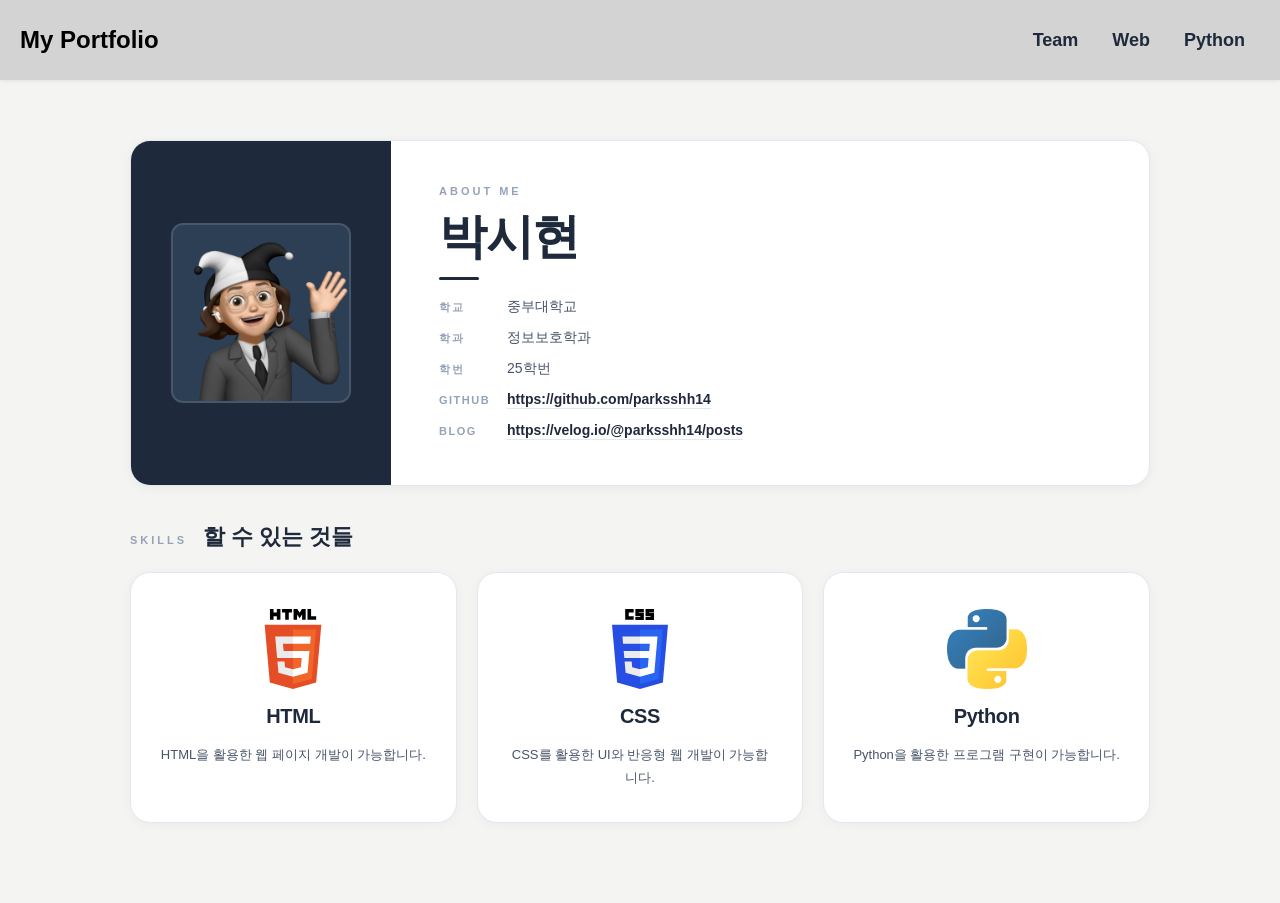
<file: index.html>
<!doctype html>
<html lang="ko">
  <head>
    <meta charset="UTF-8" />
    <meta name="viewport" content="width=device-width, initial-scale=1.0" />
    <title>My Portfolio</title>
    <link rel="preconnect" href="https://fonts.googleapis.com" />
    <link rel="stylesheet" href="style.css" />
  </head>
  <body>
    <div class="main">
      <nav class="navbar">
        <div class="container">
          <div class="logo">
            <a href="index.html">My Portfolio</a>
          </div>
          <ul class="nav">
            <li><a href="team.html">Team</a></li>
            <li><a href="web.html">Web</a></li>
            <li><a href="python.html">Python</a></li>
          </ul>
        </div>
      </nav>

      <div class="content">
        <div class="top"></div>

        <div class="about-wrap">
          <div class="profile-card">
            <div class="profile-photo-wrap">
              <div class="profile-photo">
                <img src="profile_1.png" alt="프로필 사진" />
                <div class="photo-placeholder">
                </div>
              </div>
            </div>

            <div class="profile-info">
              <div class="profile-label">ABOUT ME</div>
              <h1 class="profile-name">박시현</h1>
              <div class="profile-divider"></div>
              <ul class="profile-details">
                <li>
                  <span class="detail-key">학교</span>
                  <span class="detail-val">중부대학교</span>
                </li>
                <li>
                  <span class="detail-key">학과</span>
                  <span class="detail-val">정보보호학과</span>
                </li>
                <li>
                  <span class="detail-key">학번</span>
                  <span class="detail-val">25학번</span>
                </li>
                <li>
                  <span class="detail-key">Github</span>
                  <span class="detail-val"
                    ><a href="https://github.com/parksshh14"
                      >https://github.com/parksshh14</a
                    ></span
                  >
                </li>
                <li>
                  <span class="detail-key">Blog</span>
                  <span class="detail-val"
                    ><a href="https://velog.io/@parksshh14/posts"
                      >https://velog.io/@parksshh14/posts</a
                    ></span
                  >
                </li>
              </ul>
            </div>
          </div>
          <div class="skills-section">
            <div class="skills-header">
              <span class="skills-label">SKILLS</span>
              <h2>할 수 있는 것들</h2>
            </div>
            <div class="skills-grid">
              <div class="skill-card">
                <div class="skill-icon-wrap">
                  <div class="skill-icon skill-icon--html">
                    <img src="html-img.svg" alt="HTML 아이콘" />
                  </div>
                </div>
                <div class="skill-name">HTML</div>
                <div class="skill-desc">
                  HTML을 활용한 웹 페이지 개발이 가능합니다.
                </div>
              </div>

              <div class="skill-card">
                <div class="skill-icon-wrap">
                  <div class="skill-icon skill-icon--css">
                    <img src="css-img.svg" alt="CSS 아이콘" />
                  </div>
                </div>
                <div class="skill-name">CSS</div>
                <div class="skill-desc">
                  CSS를 활용한 UI와 반응형 웹 개발이 가능합니다.
                </div>
              </div>

              <div class="skill-card">
                <div class="skill-icon-wrap">
                  <div class="skill-icon skill-icon--python">
                    <img src="python-img.png" alt="Python 아이콘" />
                  </div>
                </div>
                <div class="skill-name">Python</div>
                <div class="skill-desc">
                  Python을 활용한 프로그램 구현이 가능합니다. 
                </div>
              </div>
            </div>
          </div>
        </div>

    </div>
  </body>
</html>
</file>
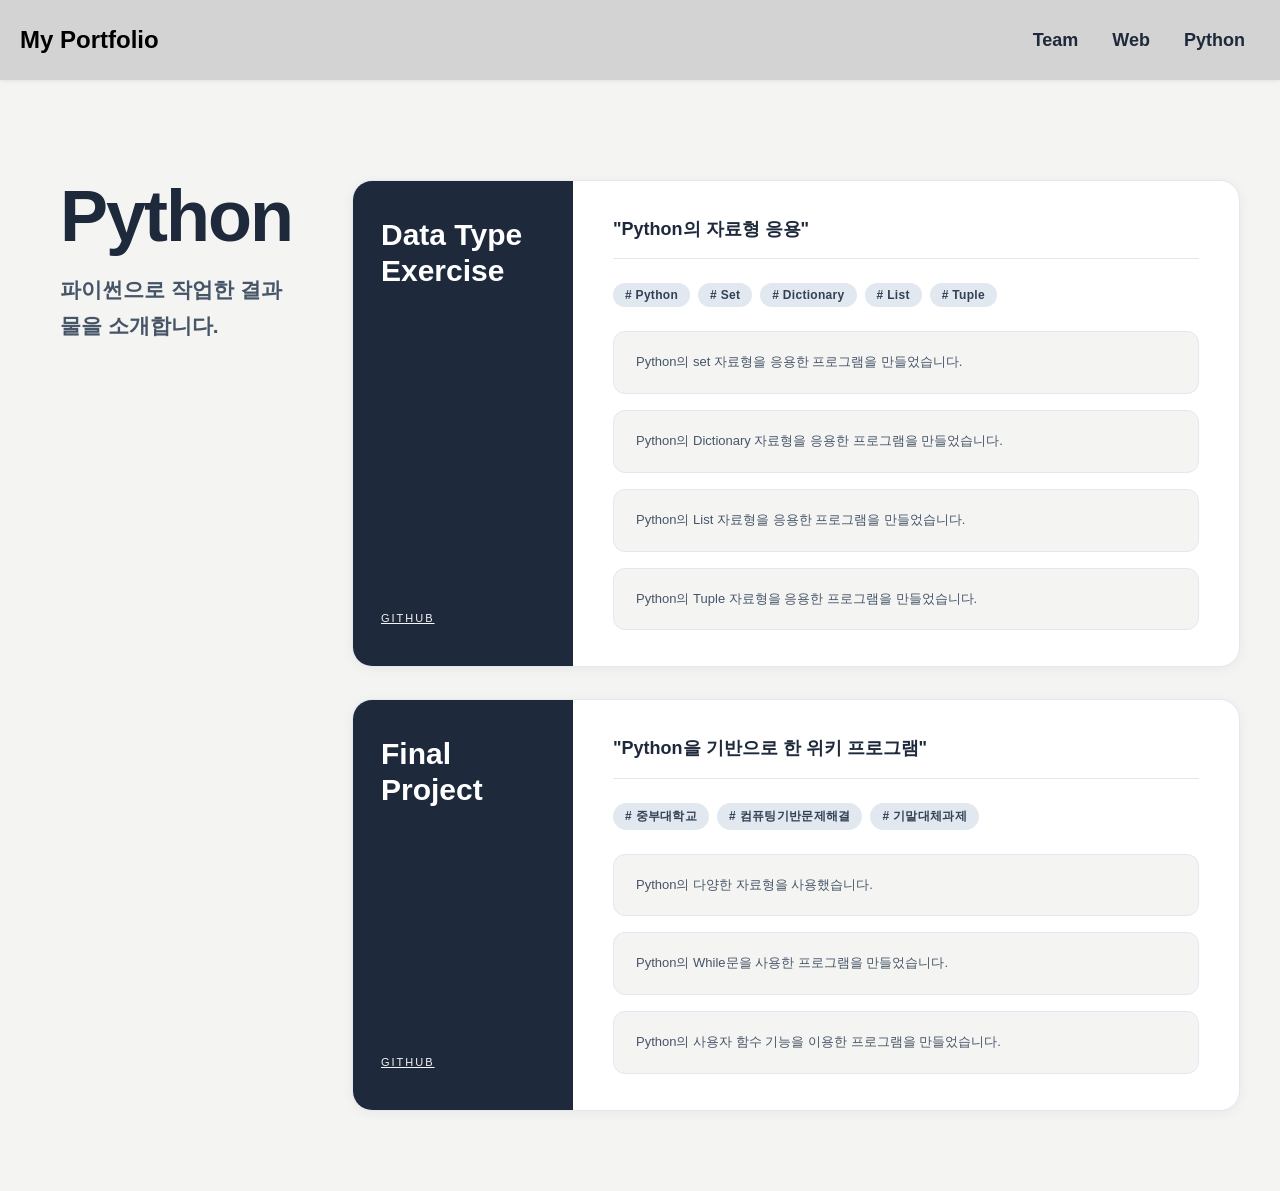
<file: python.html>
<!doctype html>
<html lang="en">
  <head>
    <meta charset="UTF-8" />
    <meta name="viewport" content="width=device-width, initial-scale=1.0" />
    <title>Python</title>
    <link rel="stylesheet" href="style.css" />
  </head>
  <body>
    <div class="main">
      <nav class="navbar">
        <div class="container">
          <div class="logo">
            <a href="index.html">My Portfolio</a>
          </div>
          <ul class="nav">
            <li><a href="team.html">Team</a></li>
            <li><a href="web.html">Web</a></li>
            <li><a href="python.html">Python</a></li>
          </ul>
        </div>
      </nav>

      <div class="content">
        <div class="top"></div>
        <div class="row">
          <div class="left">
            <div class="c-exp">
              <div class="c-title">
                <h1>Python</h1>
                <div class="name">
                  <div class="c-h2">
                    <h2>파이썬으로 작업한 결과물을 소개합니다.</h2>
                  </div>
                </div>
              </div>
            </div>
          </div>

          <div class="right">
            <div class="team-first">
              <div class="team-first-left">
                <div class="team-first-title">
                  <h2>Data Type<br />Exercise</h2>
                </div>
                <div class="first-exp">
                  <h3>
                    <a href="#">Github</a>
                  </h3>
                </div>
              </div>
              <div class="team-first-right">
                <h2>"Python의 자료형 응용"</h2>
                <div class="hashs">
                  <p class="hash"># Python</p>
                  <p class="hash"># Set</p>
                  <p class="hash"># Dictionary</p>
                  <p class="hash"># List</p>
                  <p class="hash"># Tuple</p>
                </div>
                <div class="members">
                  <div>
                    <p>Python의 set 자료형을 응용한 프로그램을 만들었습니다.</p>
                  </div>
                  <div>
                    <p>
                      Python의 Dictionary 자료형을 응용한 프로그램을
                      만들었습니다.
                    </p>
                  </div>
                  <div>
                    <p>
                      Python의 List 자료형을 응용한 프로그램을 만들었습니다.
                    </p>
                  </div>
                  <div>
                    <p>
                      Python의 Tuple 자료형을 응용한 프로그램을 만들었습니다.
                    </p>
                  </div>
                </div>
              </div>
            </div>

            <div class="team-first">
              <div class="team-first-left">
                <div class="team-first-title">
                  <h2>Final<br />Project</h2>
                </div>
                <div class="first-exp">
                  <h3>
                    <a href="https://github.com/parksshh14/ProgrammingWiki"
                      >Github</a
                    >
                  </h3>
                </div>
              </div>
              <div class="team-first-right">
                <h2>"Python을 기반으로 한 위키 프로그램"</h2>

                <div class="hashs">
                  <p class="hash"># 중부대학교</p>
                  <p class="hash"># 컴퓨팅기반문제해결</p>
                  <p class="hash"># 기말대체과제</p>
                </div>
                <div class="members">
                  <div>
                    <p>Python의 다양한 자료형을 사용했습니다.</p>
                  </div>
                  <div>
                    <p>Python의 While문을 사용한 프로그램을 만들었습니다.</p>
                  </div>
                  <div>
                    <p>
                      Python의 사용자 함수 기능을 이용한 프로그램을
                      만들었습니다.
                    </p>
                  </div>
                </div>
              </div>
            </div>
          </div>
        </div>
      </div>
    </div>
  </body>
</html>
</file>
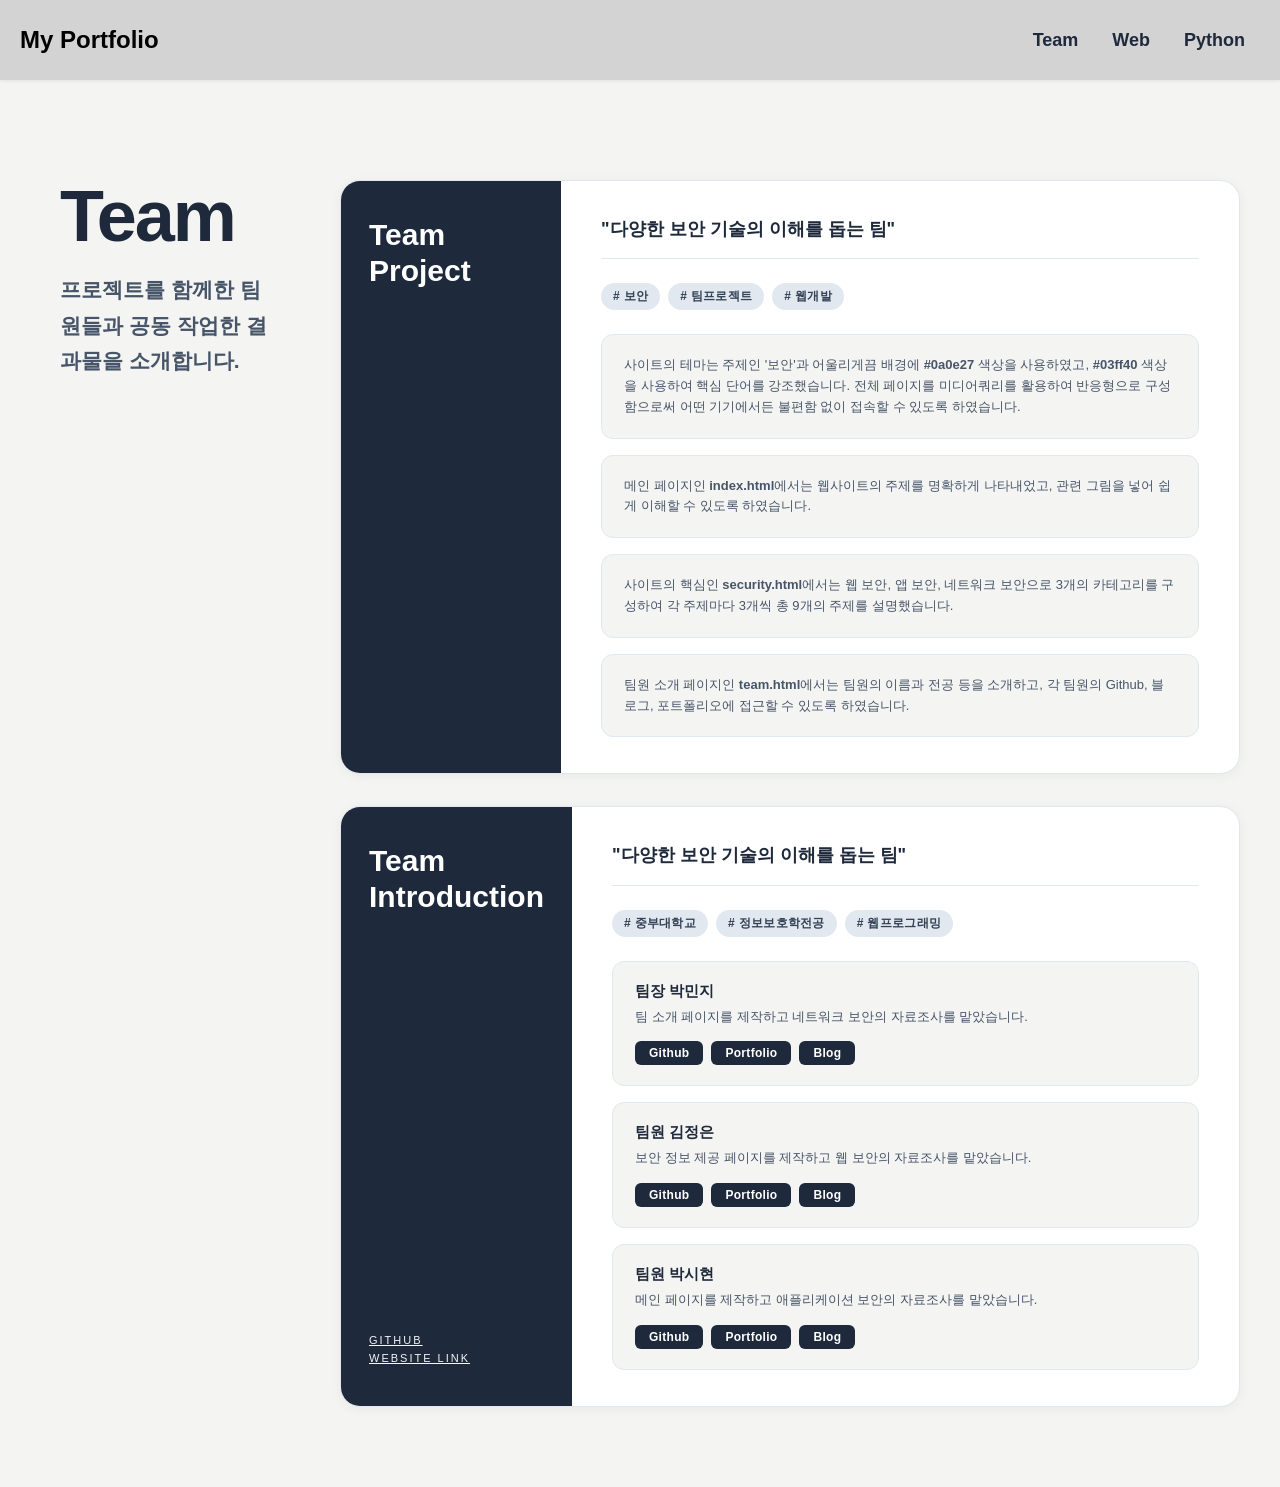
<file: team.html>
<!doctype html>
<html lang="en">
  <head>
    <meta charset="UTF-8" />
    <meta name="viewport" content="width=device-width, initial-scale=1.0" />
    <title>Team</title>
    <link rel="stylesheet" href="style.css" />
  </head>
  <body>
    <div class="main">
      <nav class="navbar">
        <div class="container">
          <div class="logo">
            <a href="index.html">My Portfolio</a>
          </div>
          <ul class="nav">
            <li><a href="team.html">Team</a></li>
            <li><a href="web.html">Web</a></li>
            <li><a href="python.html">Python</a></li>
          </ul>
        </div>
      </nav>

      <div class="content">
        <div class="top"></div>
        <div class="row">
          <div class="left">
            <div class="c-exp">
              <div class="c-title">
                <h1>Team</h1>
                <div class="name">
                  <div class="c-h2">
                    <h2>
                      프로젝트를 함께한 팀원들과 공동 작업한 결과물을
                      소개합니다.
                    </h2>
                  </div>
                </div>
              </div>
            </div>
          </div>

          <div class="right">
            <div class="team-first">
              <div class="team-first-left">
                <div class="team-first-title">
                  <h2>Team<br />Project</h2>
                </div>
              </div>
              <div class="team-first-right">
                <h2>"다양한 보안 기술의 이해를 돕는 팀"</h2>
                <div class="hashs">
                  <p class="hash"># 보안</p>
                  <p class="hash"># 팀프로젝트</p>
                  <p class="hash"># 웹개발</p>
                </div>
                <div class="members">
                  <div>
                    <p>
                      사이트의 테마는 주제인 '보안'과 어울리게끔 배경에
                      <b>#0a0e27</b> 색상을 사용하였고, <b>#03ff40</b> 색상을
                      사용하여 핵심 단어를 강조했습니다. 전체 페이지를
                      미디어쿼리를 활용하여 반응형으로 구성함으로써 어떤
                      기기에서든 불편함 없이 접속할 수 있도록 하였습니다.
                    </p>
                  </div>
                  <div>
                    <p>
                      메인 페이지인 <b>index.html</b>에서는 웹사이트의 주제를
                      명확하게 나타내었고, 관련 그림을 넣어 쉽게 이해할 수
                      있도록 하였습니다.
                    </p>
                  </div>
                  <div>
                    <p>
                      사이트의 핵심인 <b>security.html</b>에서는 웹 보안, 앱
                      보안, 네트워크 보안으로 3개의 카테고리를 구성하여 각
                      주제마다 3개씩 총 9개의 주제를 설명했습니다.
                    </p>
                  </div>
                  <div>
                    <p>
                      팀원 소개 페이지인 <b>team.html</b>에서는 팀원의 이름과
                      전공 등을 소개하고, 각 팀원의 Github, 블로그, 포트폴리오에
                      접근할 수 있도록 하였습니다.
                    </p>
                  </div>
                </div>
              </div>
            </div>

            <div class="team-first">
              <div class="team-first-left">
                <div class="team-first-title">
                  <h2>Team<br />Introduction</h2>
                </div>
                <div class="first-exp">
                  <h3>
                    <a href="https://github.com/parksshh14/midterm">Github</a>
                  </h3>
                  <h3>
                    <a href="https://midterm-alpha-three.vercel.app/"
                      >Website Link</a
                    >
                  </h3>
                </div>
              </div>
              <div class="team-first-right">
                <h2>"다양한 보안 기술의 이해를 돕는 팀"</h2>
                <div class="hashs">
                  <p class="hash"># 중부대학교</p>
                  <p class="hash"># 정보보호학전공</p>
                  <p class="hash"># 웹프로그래밍</p>
                </div>
                <div class="members">
                  <div>
                    <h3>팀장 박민지</h3>
                    <p>
                      팀 소개 페이지를 제작하고 네트워크 보안의 자료조사를
                      맡았습니다.
                    </p>
                    <div class="link">
                      <p><a href="https://github.com/pmj2744">Github</a></p>
                      <p>
                        <a href="https://my-portfolio-omega-one-16.vercel.app"
                          >Portfolio</a
                        >
                      </p>
                      <p><a href="https://blog.naver.com/pmj2744">Blog</a></p>
                    </div>
                  </div>
                  <div>
                    <h3>팀원 김정은</h3>
                    <p>
                      보안 정보 제공 페이지를 제작하고 웹 보안의 자료조사를
                      맡았습니다.
                    </p>
                    <div class="link">
                      <p>
                        <a href="#https://github.com/kimjungeunn">Github</a>
                      </p>
                      <p>
                        <a href="https://hcjportpilo.vercel.app/">Portfolio</a>
                      </p>
                      <p><a href="https://kje0408blog.tistory.com/">Blog</a></p>
                    </div>
                  </div>
                  <div>
                    <h3>팀원 박시현</h3>
                    <p>
                      메인 페이지를 제작하고 애플리케이션 보안의 자료조사를
                      맡았습니다.
                    </p>
                    <div class="link">
                      <p><a href="https://github.com/parksshh14">Github</a></p>
                      <p>
                        <a href="https://velog.io/@parksshh14/posts"
                          >Portfolio</a
                        >
                      </p>
                      <p><a href="https://jbu-parksh.vercel.app/">Blog</a></p>
                    </div>
                  </div>
                </div>
              </div>
            </div>
          </div>
        </div>
      </div>
    </div>
  </body>
</html>
</file>
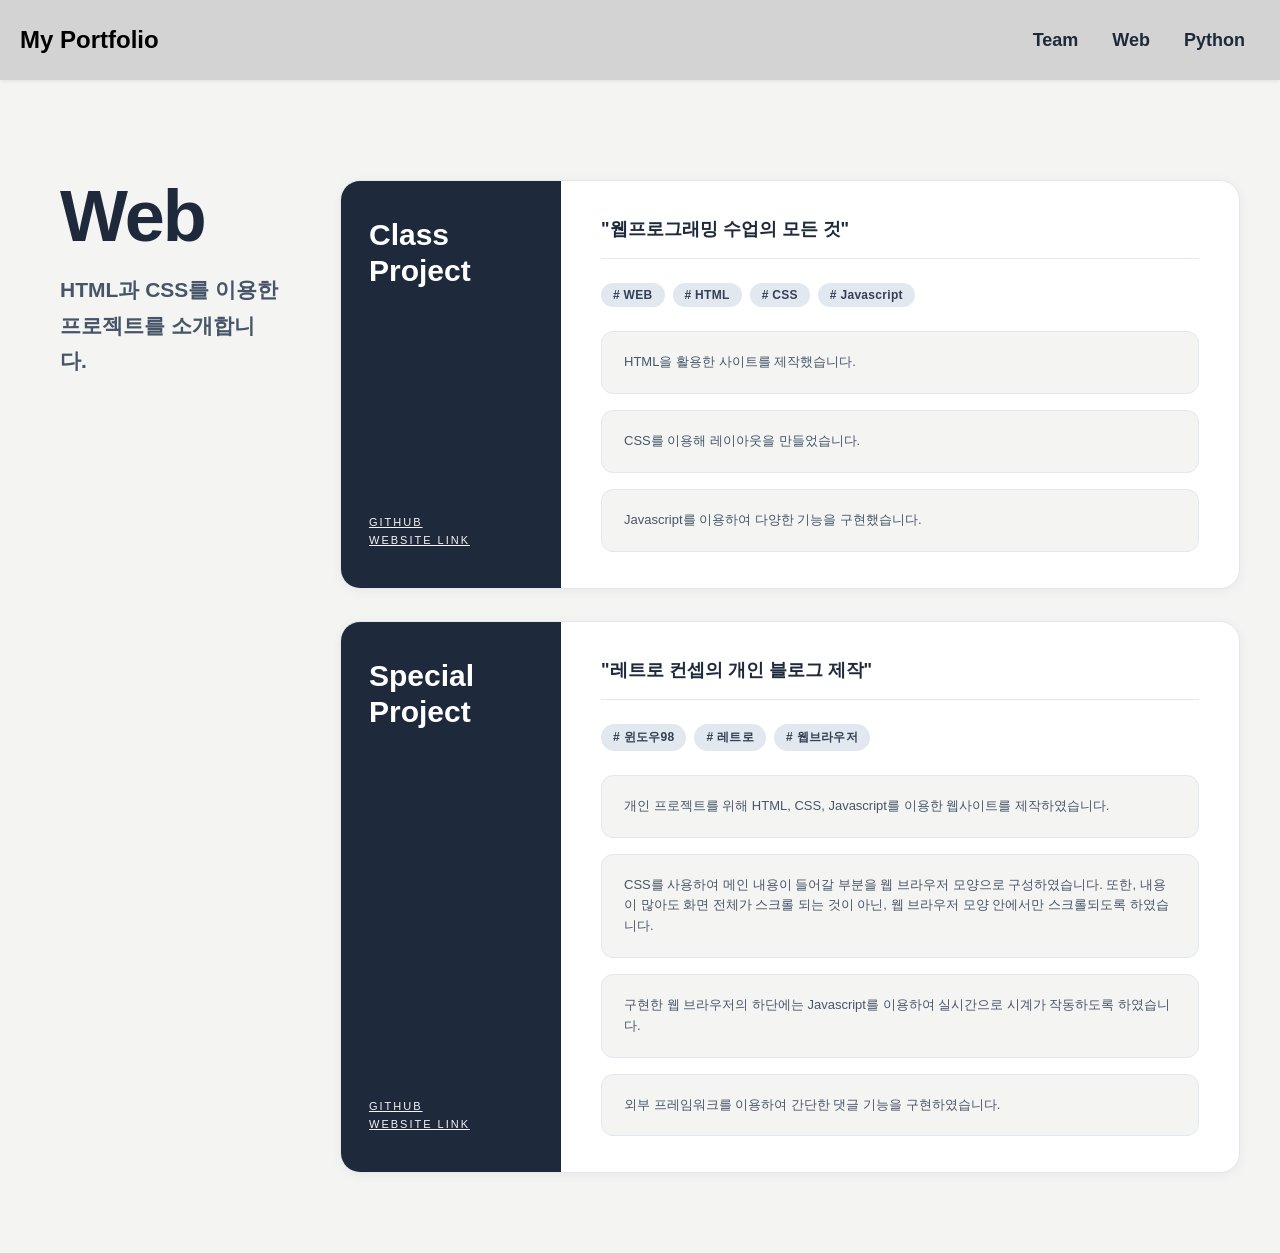
<file: web.html>
<!doctype html>
<html lang="en">
  <head>
    <meta charset="UTF-8" />
    <meta name="viewport" content="width=device-width, initial-scale=1.0" />
    <title>Web</title>
    <link rel="stylesheet" href="style.css" />
  </head>
  <body>
    <div class="main">
      <nav class="navbar">
        <div class="container">
          <div class="logo">
            <a href="index.html">My Portfolio</a>
          </div>
          <ul class="nav">
            <li><a href="team.html">Team</a></li>
            <li><a href="web.html">Web</a></li>
            <li><a href="python.html">Python</a></li>
          </ul>
        </div>
      </nav>

      <div class="content">
        <div class="top"></div>
        <div class="row">
          <div class="left">
            <div class="c-exp">
              <div class="c-title">
                <h1>Web</h1>
                <div class="name">
                  <div class="c-h2">
                    <h2>HTML과 CSS를 이용한 프로젝트를 소개합니다.</h2>
                  </div>
                </div>
              </div>
            </div>
          </div>

          <div class="right">
            <div class="team-first">
              <div class="team-first-left">
                <div class="team-first-title">
                  <h2>Class<br />Project</h2>
                </div>
                <div class="first-exp">
                  <h3>
                    <a href="https://github.com/parksshh14/hcj1.1">Github</a>
                  </h3>
                  <h3><a href="https://hcj1-1.vercel.app/">Website Link</a></h3>
                </div>
              </div>
              <div class="team-first-right">
                <h2>"웹프로그래밍 수업의 모든 것"</h2>
                <div class="hashs">
                  <p class="hash"># WEB</p>
                  <p class="hash"># HTML</p>
                  <p class="hash"># CSS</p>
                  <p class="hash"># Javascript</p>
                </div>
                <div class="members">
                  <div>
                    <p>HTML을 활용한 사이트를 제작했습니다.</p>
                  </div>
                  <div>
                    <p>CSS를 이용해 레이아웃을 만들었습니다.</p>
                  </div>
                  <div>
                    <p>Javascript를 이용하여 다양한 기능을 구현했습니다.</p>
                  </div>
                </div>
              </div>
            </div>

            <div class="team-first">
              <div class="team-first-left">
                <div class="team-first-title">
                  <h2>Special<br />Project</h2>
                </div>
                <div class="first-exp">
                  <h3><a href="#">Github</a></h3>
                  <h3><a href="#">Website Link</a></h3>
                </div>
              </div>
              <div class="team-first-right">
                <h2>"레트로 컨셉의 개인 블로그 제작"</h2>
                <div class="hashs">
                  <p class="hash"># 윈도우98</p>
                  <p class="hash"># 레트로</p>
                  <p class="hash"># 웹브라우저</p>
                </div>
                <div class="members">
                  <div>
                    <p>
                      개인 프로젝트를 위해 HTML, CSS, Javascript를 이용한
                      웹사이트를 제작하였습니다.
                    </p>
                  </div>
                  <div>
                    <p>
                      CSS를 사용하여 메인 내용이 들어갈 부분을 웹 브라우저
                      모양으로 구성하였습니다. 또한, 내용이 많아도 화면 전체가
                      스크롤 되는 것이 아닌, 웹 브라우저 모양 안에서만
                      스크롤되도록 하였습니다.
                    </p>
                  </div>
                  <div>
                    <p>
                      구현한 웹 브라우저의 하단에는 Javascript를 이용하여
                      실시간으로 시계가 작동하도록 하였습니다.
                    </p>
                  </div>
                  <div>
                    <p>
                      외부 프레임워크를 이용하여 간단한 댓글 기능을
                      구현하였습니다.
                    </p>
                  </div>
                </div>
              </div>
            </div>
          </div>
        </div>
      </div>
    </div>
  </body>
</html>
</file>
<file: style.css>
* {
  margin: 0;
  padding: 0;
  box-sizing: border-box;
}

:root {
  --bg: #f4f4f2;
  --surface: #ffffff;
  --navbar-bg: lightgray;
  --text-dark: #1e293b;
  --text-mid: #475569;
  --text-light: #94a3b8;
  --accent: #1e293b;
  --divider: #e2e8f0;
  --tag-bg: #e2e8f0;
  --tag-text: #334155;
  --btn-bg: #1e293b;
  --btn-text: #ffffff;
  --btn-hover: #334155;
  --radius-sm: 6px;
  --radius-md: 12px;
  --radius-lg: 20px;
}

body {
  font-family: 'Noto Sans KR', sans-serif;
  color: var(--text-dark);
  background-color: var(--bg);
  padding-top: 80px;
}

.navbar {
  background-color: var(--navbar-bg);
  height: 80px;
  position: fixed;
  top: 0;
  left: 0;
  right: 0;
  z-index: 100;
  box-shadow: 0 1px 4px rgba(0, 0, 0, 0.08);
}
.container {
  padding: 20px;
  display: flex;
  justify-content: space-between;
  align-items: center;
  height: 100%;
}
.logo a {
  font-size: x-large;
  font-weight: bold;
  color: black;
  text-decoration: none;
}
ul {
  list-style: none;
}
.nav {
  display: flex;
  flex-direction: row;
  gap: 4px;
  align-items: center;
}
.nav > li > a {
  margin: 10px;
  padding: 5px;
  color: var(--text-dark);
  text-decoration: none;
  font-size: 18px;
  font-weight: bold;
}
.nav > li > a:hover {
  text-decoration: underline;
  color: black;
}

/* ── Layout ── */
.content {
  padding-bottom: 80px;
}
.top {
  height: 60px;
}
.bottom {
  height: 60px;
}

.row {
  display: flex;
  flex-direction: row;
  align-items: flex-start;
  gap: 40px;
  padding: 0 40px;
}

.left {
  position: sticky;
  top: 100px;
  flex: 0 0 260px;
}
.c-exp {
  padding: 40px 20px;
}
.c-title h1 {
  font-size: 72px;
  font-weight: 700;
  line-height: 1;
  letter-spacing: -2px;
  color: var(--text-dark);
}
.c-h2 {
  margin-top: 20px;
  line-height: 1.7;
  color: var(--text-mid);
  font-size: 14px;
}

.right {
  flex: 1;
  display: flex;
  flex-direction: column;
  gap: 32px;
  padding-top: 40px;
}

.team-first {
  width: 100%;
  background: var(--surface);
  border-radius: var(--radius-lg);
  border: 1px solid var(--divider);
  display: flex;
  flex-direction: row;
  overflow: hidden;
  box-shadow: 0 2px 12px rgba(0, 0, 0, 0.05);
  transition: box-shadow 0.2s;
}
.team-first:hover {
  box-shadow: 0 6px 24px rgba(0, 0, 0, 0.09);
}

.team-first-left {
  flex: 0 0 220px;
  min-height: 260px;
  background: var(--text-dark);
  color: #fff;
  padding: 36px 28px;
  display: flex;
  flex-direction: column;
  justify-content: space-between;
  gap: 24px;
}
.team-first-title h2 {
  font-size: 30px;
  font-weight: 700;
  line-height: 1.2;
  color: #fff;
}
.team-first-exp h3,
.first-exp h3 {
  font-size: 11px;
  font-weight: 500;
  text-transform: uppercase;
  letter-spacing: 2px;
  color: var(--text-light);
  margin-bottom: 6px;
}
.team-first-exp p,
.first-exp p {
  font-size: 12px;
  line-height: 1.7;
  color: #94a3b8;
}

.team-first-right {
  flex: 1;
  padding: 36px 40px;
  display: flex;
  flex-direction: column;
  gap: 24px;
}
.team-first-right > h2 {
  font-size: 18px;
  font-weight: 600;
  color: var(--text-dark);
  line-height: 1.4;
  padding-bottom: 16px;
  border-bottom: 1px solid var(--divider);
}

.hashs {
  display: flex;
  flex-direction: row;
  flex-wrap: wrap;
  gap: 8px;
}
.hash {
  background: var(--tag-bg);
  color: var(--tag-text);
  font-size: 12px;
  font-weight: 600;
  padding: 5px 12px;
  border-radius: 999px;
  letter-spacing: 0.3px;
}

.site-exp {
  display: flex;
  flex-direction: column;
  gap: 16px;
}
.site-exp > div {
  padding: 16px 18px;
  background: var(--bg);
  border-radius: var(--radius-md);
  border-left: 3px solid var(--divider);
}
.site-exp > div p {
  font-size: 13px;
  line-height: 1.85;
  color: var(--text-mid);
}
.site-exp > div p b {
  color: var(--text-dark);
  font-weight: 600;
}

.members {
  display: flex;
  flex-direction: column;
  gap: 16px;
}
.members > div {
  padding: 20px 22px;
  background: var(--bg);
  border-radius: var(--radius-md);
  display: flex;
  flex-direction: column;
  gap: 6px;
  border: 1px solid var(--divider);
  transition: border-color 0.2s;
}
.members > div:hover {
  border-color: var(--text-mid);
}
.members > div h3 {
  font-size: 15px;
  font-weight: 700;
  color: var(--text-dark);
}
.members > div > p {
  font-size: 13px;
  color: var(--text-mid);
  line-height: 1.6;
}

.link {
  display: flex;
  flex-direction: row;
  gap: 8px;
  margin-top: 8px;
}
.link p {
  margin: 0;
}
.link p a {
  display: inline-block;
  padding: 5px 14px;
  background: var(--btn-bg);
  color: var(--btn-text);
  font-size: 12px;
  font-weight: 600;
  text-decoration: none;
  border-radius: var(--radius-sm);
  letter-spacing: 0.3px;
  transition:
    background 0.18s,
    transform 0.12s;
}
.link p a:hover {
  background: var(--btn-hover);
  transform: translateY(-1px);
}
.about-wrap {
  max-width: 1100px;
  margin: 0 auto;
  padding: 0 40px 0;
  display: flex;
  flex-direction: column;
  gap: 36px;
}

.profile-card {
  background: #ffffff;
  border: 1px solid #e2e8f0;
  border-radius: 20px;
  box-shadow: 0 2px 12px rgba(0, 0, 0, 0.05);
  display: flex;
  flex-direction: row;
  overflow: hidden;
  transition: box-shadow 0.2s;
}
.profile-card:hover {
  box-shadow: 0 6px 24px rgba(0, 0, 0, 0.09);
}

.profile-photo-wrap {
  flex: 0 0 260px;
  background: #1e293b;
  display: flex;
  align-items: center;
  justify-content: center;
  padding: 40px 32px;
}
.profile-photo {
  position: relative;
  width: 180px;
  height: 180px;
  border-radius: 12px;
  overflow: hidden;
  background: #2d3f55;
  border: 2px solid rgba(255, 255, 255, 0.12);
}
.profile-photo img {
  width: 100%;
  height: 100%;
  object-fit: cover;
  display: block;
  position: relative;
  z-index: 2;
}
.photo-placeholder {
  position: absolute;
  inset: 0;
  display: flex;
  align-items: center;
  justify-content: center;
  z-index: 1;
}
.photo-placeholder span {
  color: #94a3b8;
  font-size: 13px;
  text-align: center;
  line-height: 1.6;
}

.profile-info {
  flex: 1;
  padding: 44px 48px;
  display: flex;
  flex-direction: column;
  justify-content: center;
  gap: 16px;
}
.profile-label {
  font-size: 11px;
  font-weight: 600;
  letter-spacing: 3px;
  color: #94a3b8;
  text-transform: uppercase;
}
.profile-name {
  font-size: 48px;
  font-weight: 700;
  line-height: 1;
  letter-spacing: -1.5px;
  color: #1e293b;
}
.profile-divider {
  width: 40px;
  height: 3px;
  background: #1e293b;
  border-radius: 2px;
}
.profile-details {
  list-style: none;
  display: flex;
  flex-direction: column;
  gap: 10px;
}
.profile-details li {
  display: flex;
  align-items: baseline;
  gap: 16px;
}
.detail-key {
  flex: 0 0 52px;
  font-size: 11px;
  font-weight: 600;
  letter-spacing: 1.5px;
  text-transform: uppercase;
  color: #94a3b8;
}
.detail-val {
  font-size: 14px;
  color: #475569;
  line-height: 1.5;
}
.detail-val a {
  color: #1e293b;
  text-decoration: none;
  font-weight: 600;
  border-bottom: 1px solid #e2e8f0;
  padding-bottom: 1px;
  transition: border-color 0.15s;
}
.detail-val a:hover {
  border-color: #1e293b;
}

.skills-section {
  display: flex;
  flex-direction: column;
  gap: 20px;
}
.skills-header {
  display: flex;
  align-items: baseline;
  gap: 16px;
}
.skills-label {
  font-size: 11px;
  font-weight: 600;
  letter-spacing: 3px;
  color: #94a3b8;
  text-transform: uppercase;
}
.skills-header h2 {
  font-size: 22px;
  font-weight: 700;
  color: #1e293b;
}

.skills-grid {
  display: grid;
  grid-template-columns: repeat(3, 1fr);
  gap: 20px;
}
.skill-card {
  background: #ffffff;
  border: 1px solid #e2e8f0;
  border-radius: 20px;
  padding: 36px 28px 32px;
  display: flex;
  flex-direction: column;
  align-items: center;
  gap: 16px;
  text-align: center;
  box-shadow: 0 2px 12px rgba(0, 0, 0, 0.04);
  transition:
    box-shadow 0.2s,
    transform 0.2s;
}
.skill-card:hover {
  box-shadow: 0 8px 28px rgba(0, 0, 0, 0.1);
  transform: translateY(-3px);
}
.skill-icon-wrap {
  width: 80px;
  height: 80px;
}
.skill-icon {
  width: 80px;
  height: 80px;
  border-radius: 12px;
  display: flex;
  align-items: center;
  justify-content: center;
  position: relative;
  overflow: hidden;
}
.skill-icon img {
  width: 100%;
  height: 100%;
  object-fit: contain;
  position: relative;
  z-index: 2;
}
.icon-fallback {
  position: absolute;
  inset: 0;
  display: flex;
  align-items: center;
  justify-content: center;
  font-size: 22px;
  font-weight: 700;
  color: #475569;
  z-index: 1;
}
.skill-name {
  font-size: 20px;
  font-weight: 700;
  color: #1e293b;
  letter-spacing: -0.3px;
}
.skill-desc {
  font-size: 13px;
  color: #475569;
  line-height: 1.75;
}

.first-exp a {
  color: whitesmoke;
}
@media (max-width: 900px) {
  .row {
    flex-direction: column;
    padding: 0 20px;
    gap: 0;
  }
  .left {
    position: static;
    flex: none;
    width: 100%;
  }
  .c-exp {
    padding: 24px 12px 12px;
  }
  .c-title h1 {
    font-size: 52px;
  }
  .right {
    padding-top: 16px;
    width: 100%;
  }
  .team-first {
    flex-direction: column;
  }
  .team-first-left {
    flex: none;
    min-height: auto;
    padding: 28px 24px;
    gap: 16px;
  }
  .team-first-right {
    padding: 24px;
  }
  .about-wrap {
    padding: 0 20px 0;
  }
  .profile-card {
    flex-direction: column;
  }
  .profile-photo-wrap {
    flex: none;
    width: 100%;
    padding: 36px 0;
    justify-content: center;
  }
  .profile-photo {
    width: 140px;
    height: 140px;
    margin: 0 auto;
  }
  .profile-info {
    padding: 32px 28px;
  }
  .profile-name {
    font-size: 36px;
  }
  .skills-grid {
    grid-template-columns: 1fr;
    gap: 16px;
  }
  .skill-card {
    flex-direction: row;
    text-align: left;
    padding: 24px;
    gap: 20px;
    align-items: center;
  }
  .skill-icon-wrap,
  .skill-icon {
    width: 56px;
    height: 56px;
    flex-shrink: 0;
  }
}
@media (max-width: 480px) {
  .navbar {
    height: 60px;
  }
  body {
    padding-top: 60px;
  }
  .c-title h1 {
    font-size: 40px;
  }
  .team-first-title h2 {
    font-size: 24px;
  }
  .team-first-right > h2 {
    font-size: 15px;
  }
  .nav > li > a {
    font-size: 14px;
    margin: 6px;
  }
  .logo a {
    font-size: large;
  }
  .profile-name {
    font-size: 28px;
  }
  .detail-key {
    flex: 0 0 44px;
    font-size: 10px;
  }
  .detail-val {
    font-size: 13px;
  }
  .skills-header h2 {
    font-size: 18px;
  }
}
</file>
